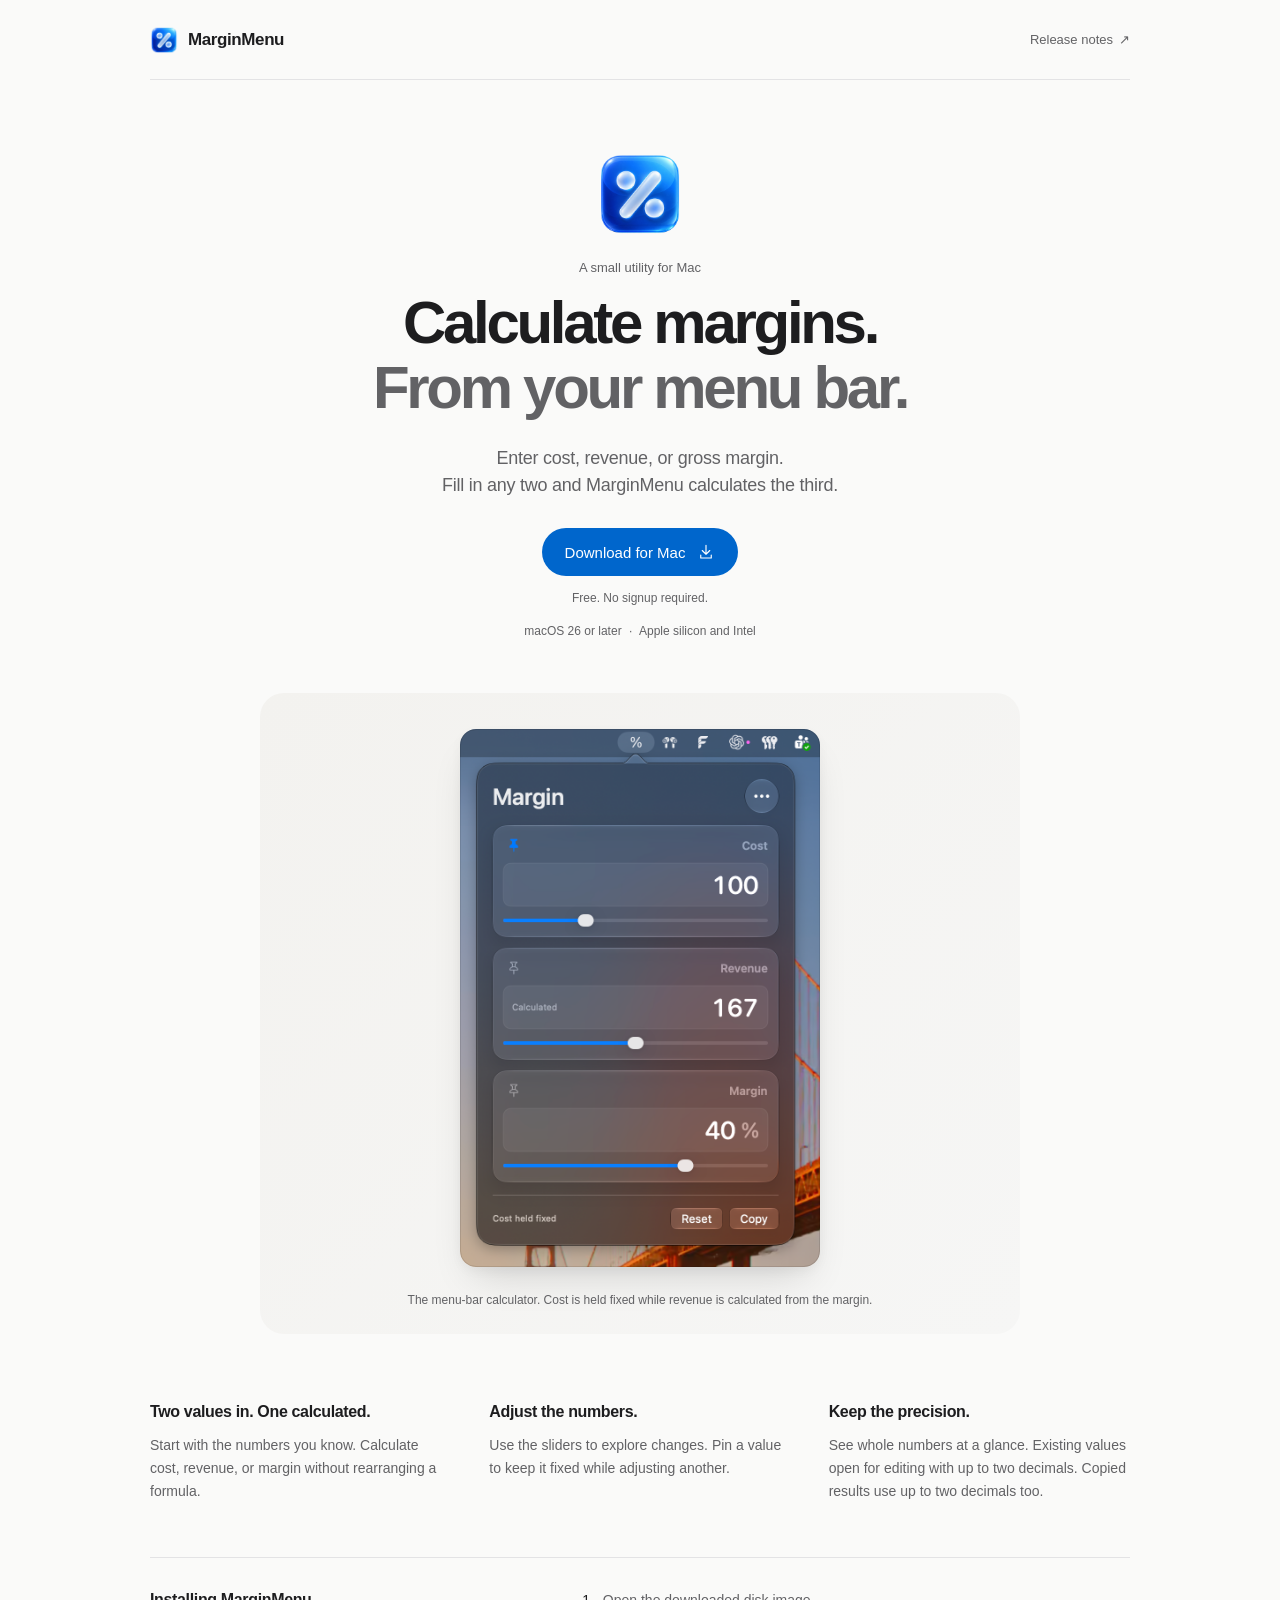
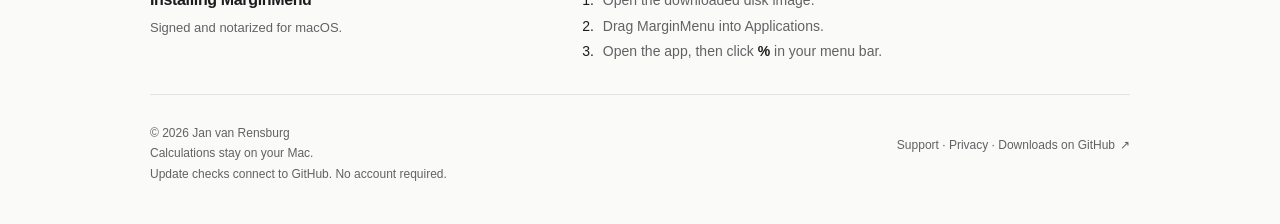
<file: index.html>
<!doctype html>
<html lang="en">
<head>
  <meta charset="utf-8">
  <meta name="viewport" content="width=device-width, initial-scale=1">
  <meta name="description" content="Calculate cost, revenue, and gross margin from your Mac menu bar. Enter two values to calculate the third. For macOS 26 and later.">
  <meta name="theme-color" content="#fafaf9">
  <title>MarginMenu — A margin calculator for Mac</title>
  <link rel="icon" type="image/png" href="assets/icon.png?v=0.6.0">
  <link rel="stylesheet" href="styles.css">
</head>
<body>
  <a class="skip-link" href="#main">Skip to content</a>
  <header class="site-header shell">
    <a class="brand" href="./" aria-label="MarginMenu home">
      <img src="assets/icon.png?v=0.6.0" alt="" width="28" height="28">
      <span>MarginMenu</span>
    </a>
    <nav aria-label="Main navigation">
      <a href="https://github.com/scripsweave/marginmenu-releases/releases">Release notes <span aria-hidden="true">↗</span></a>
    </nav>
  </header>

  <main id="main" class="shell">
    <section class="hero" aria-labelledby="headline">
      <img class="app-icon" src="assets/icon.png?v=0.6.0" width="88" height="88" alt="MarginMenu’s blue glass percent icon">
      <p class="eyebrow">A small utility for Mac</p>
      <h1 id="headline">Calculate margins.<br><span>From your menu bar.</span></h1>
      <p class="intro">Enter cost, revenue, or gross margin.<br class="desktop-break"> Fill in any two and MarginMenu calculates the third.</p>
      <a class="download" href="https://github.com/scripsweave/marginmenu-releases/releases/latest/download/MarginMenu.dmg">
        Download for Mac
        <svg width="18" height="18" viewBox="0 0 24 24" fill="none" stroke="currentColor" stroke-width="1.5" stroke-linecap="round" stroke-linejoin="round" aria-hidden="true"><path d="M12 3v12m-5-5 5 5 5-5M5 16v4h14v-4"/></svg>
      </a>
      <p class="requirements">Free. No signup required.</p>
      <p class="requirements">macOS 26 or later <span aria-hidden="true">·</span> Apple silicon and Intel</p>
    </section>

    <figure class="app-preview">
      <img src="assets/calculator-popover.png" width="816" height="1220" alt="MarginMenu open from the Mac menu bar, with cost held at 100, margin at 40%, and calculated revenue displayed as 167. Each value has a slider." decoding="async">
      <figcaption>The menu-bar calculator. Cost is held fixed while revenue is calculated from the margin.</figcaption>
    </figure>

    <section class="features" aria-label="What MarginMenu does">
      <article>
        <h2>Two values in. One calculated.</h2>
        <p>Start with the numbers you know. Calculate cost, revenue, or margin without rearranging a formula.</p>
      </article>
      <article>
        <h2>Adjust the numbers.</h2>
        <p>Use the sliders to explore changes. Pin a value to keep it fixed while adjusting another.</p>
      </article>
      <article>
        <h2>Keep the precision.</h2>
        <p>See whole numbers at a glance. Existing values open for editing with up to two decimals. Copied results use up to two decimals too.</p>
      </article>
    </section>

    <section class="installation" aria-labelledby="installation-title">
      <div>
        <h2 id="installation-title">Installing MarginMenu</h2>
        <p>Signed and notarized for macOS.</p>
      </div>
      <ol>
        <li>Open the downloaded disk image.</li>
        <li>Drag MarginMenu into Applications.</li>
        <li>Open the app, then click <span class="inline-mark" aria-label="the percent icon">%</span> in your menu bar.</li>
      </ol>
    </section>
  </main>

  <footer class="site-footer shell">
    <p>© 2026 Jan van Rensburg<br>Calculations stay on your Mac.<br>Update checks connect to GitHub. No account required.</p>
    <nav aria-label="Footer navigation"><a href="support.html">Support</a> · <a href="privacy.html">Privacy</a> · <a href="https://github.com/scripsweave/marginmenu-releases">Downloads on GitHub <span aria-hidden="true">↗</span></a></nav>
  </footer>
</body>
</html>
</file>
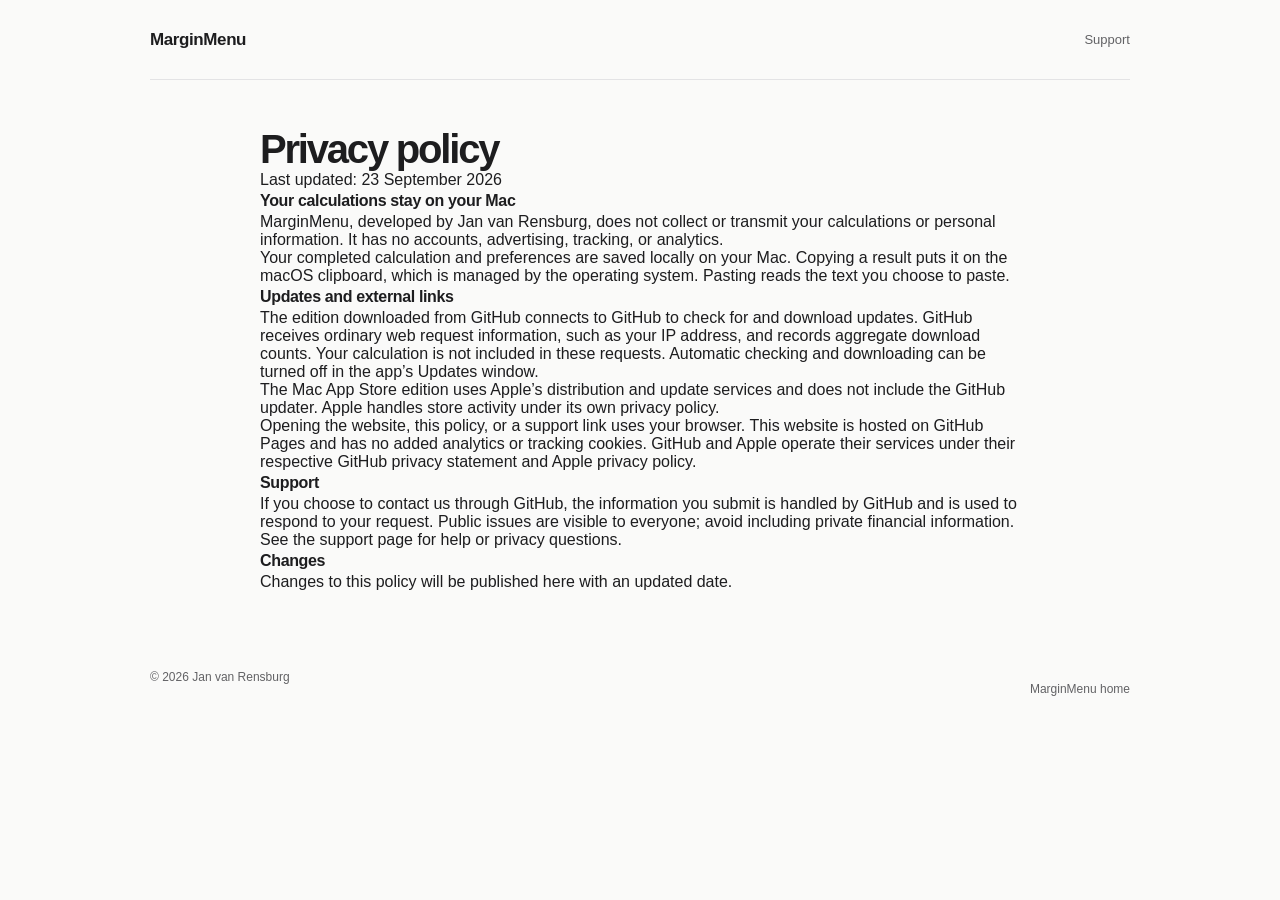
<file: privacy.html>
<!doctype html>
<html lang="en">
<head>
  <meta charset="utf-8">
  <meta name="viewport" content="width=device-width, initial-scale=1">
  <title>Privacy — MarginMenu</title>
  <link rel="stylesheet" href="styles.css">
</head>
<body>
  <a class="skip-link" href="#main">Skip to content</a>
  <header class="site-header shell"><a class="brand" href="./">MarginMenu</a><nav aria-label="Main navigation"><a href="support.html">Support</a></nav></header>
  <main id="main" class="shell" style="max-width: 760px; padding-block: 48px;">
    <h1 style="font-size: 2.5rem;">Privacy policy</h1>
    <p>Last updated: 23 September 2026</p>
    <h2>Your calculations stay on your Mac</h2>
    <p>MarginMenu, developed by Jan van Rensburg, does not collect or transmit your calculations or personal information. It has no accounts, advertising, tracking, or analytics.</p>
    <p>Your completed calculation and preferences are saved locally on your Mac. Copying a result puts it on the macOS clipboard, which is managed by the operating system. Pasting reads the text you choose to paste.</p>
    <h2>Updates and external links</h2>
    <p>The edition downloaded from GitHub connects to GitHub to check for and download updates. GitHub receives ordinary web request information, such as your IP address, and records aggregate download counts. Your calculation is not included in these requests. Automatic checking and downloading can be turned off in the app’s Updates window.</p>
    <p>The Mac App Store edition uses Apple’s distribution and update services and does not include the GitHub updater. Apple handles store activity under its own privacy policy.</p>
    <p>Opening the website, this policy, or a support link uses your browser. This website is hosted on GitHub Pages and has no added analytics or tracking cookies. GitHub and Apple operate their services under their respective <a href="https://docs.github.com/en/site-policy/privacy-policies/github-general-privacy-statement">GitHub privacy statement</a> and <a href="https://www.apple.com/legal/privacy/">Apple privacy policy</a>.</p>
    <h2>Support</h2>
    <p>If you choose to contact us through GitHub, the information you submit is handled by GitHub and is used to respond to your request. Public issues are visible to everyone; avoid including private financial information. See the <a href="support.html">support page</a> for help or privacy questions.</p>
    <h2>Changes</h2>
    <p>Changes to this policy will be published here with an updated date.</p>
  </main>
  <footer class="site-footer shell"><p>© 2026 Jan van Rensburg</p><a href="./">MarginMenu home</a></footer>
</body>
</html>
</file>
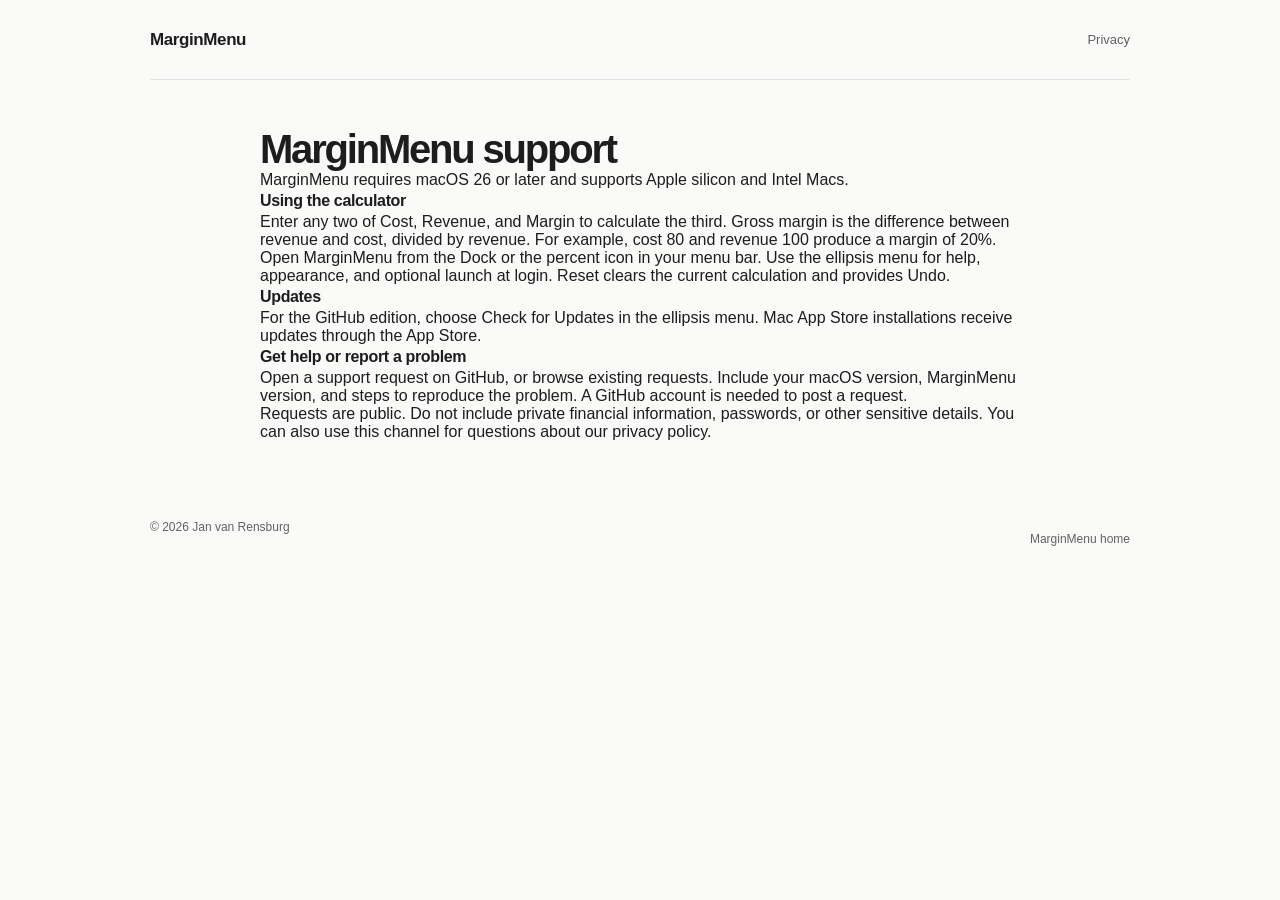
<file: support.html>
<!doctype html>
<html lang="en">
<head>
  <meta charset="utf-8">
  <meta name="viewport" content="width=device-width, initial-scale=1">
  <title>Support — MarginMenu</title>
  <link rel="stylesheet" href="styles.css">
</head>
<body>
  <a class="skip-link" href="#main">Skip to content</a>
  <header class="site-header shell"><a class="brand" href="./">MarginMenu</a><nav aria-label="Main navigation"><a href="privacy.html">Privacy</a></nav></header>
  <main id="main" class="shell" style="max-width: 760px; padding-block: 48px;">
    <h1 style="font-size: 2.5rem;">MarginMenu support</h1>
    <p>MarginMenu requires macOS 26 or later and supports Apple silicon and Intel Macs.</p>
    <h2>Using the calculator</h2>
    <p>Enter any two of Cost, Revenue, and Margin to calculate the third. Gross margin is the difference between revenue and cost, divided by revenue. For example, cost 80 and revenue 100 produce a margin of 20%.</p>
    <p>Open MarginMenu from the Dock or the percent icon in your menu bar. Use the ellipsis menu for help, appearance, and optional launch at login. Reset clears the current calculation and provides Undo.</p>
    <h2>Updates</h2>
    <p>For the GitHub edition, choose Check for Updates in the ellipsis menu. Mac App Store installations receive updates through the App Store.</p>
    <h2>Get help or report a problem</h2>
    <p><a href="https://github.com/scripsweave/marginmenu-releases/issues/new">Open a support request on GitHub</a>, or <a href="https://github.com/scripsweave/marginmenu-releases/issues">browse existing requests</a>. Include your macOS version, MarginMenu version, and steps to reproduce the problem. A GitHub account is needed to post a request.</p>
    <p>Requests are public. Do not include private financial information, passwords, or other sensitive details. You can also use this channel for questions about our <a href="privacy.html">privacy policy</a>.</p>
  </main>
  <footer class="site-footer shell"><p>© 2026 Jan van Rensburg</p><a href="./">MarginMenu home</a></footer>
</body>
</html>
</file>
<file: styles.css>
:root {
  color-scheme: light;
  --paper: #fafaf9;
  --ink: #1d1d1f;
  --secondary: #626265;
  --rule: #e3e3e5;
  --blue: #0066cc;
  font-family: -apple-system, BlinkMacSystemFont, "Segoe UI", sans-serif;
  color: var(--ink);
  background: var(--paper);
  font-synthesis: none;
  -webkit-font-smoothing: antialiased;
}

* { box-sizing: border-box; }
body { margin: 0; }
a { color: inherit; text-decoration: none; }
a:hover { text-decoration: underline; text-underline-offset: 4px; }
a:focus-visible { outline: 3px solid var(--blue); outline-offset: 5px; border-radius: 4px; }
img { display: block; max-width: 100%; height: auto; }
h1, h2, p, figure, dl, dd { margin: 0; }
.shell { width: min(980px, calc(100% - 64px)); margin-inline: auto; }
.skip-link { position: absolute; top: -100px; left: 20px; padding: 14px 20px; background: white; z-index: 2; }
.skip-link:focus { top: 12px; }

.site-header { min-height: 80px; display: flex; align-items: center; justify-content: space-between; gap: 24px; border-bottom: 1px solid var(--rule); }
.brand { display: inline-flex; align-items: center; gap: 10px; font-size: 17px; font-weight: 600; letter-spacing: -.4px; min-height: 44px; }
.site-header nav a { display: inline-flex; align-items: center; gap: 6px; min-height: 44px; font-size: 13px; color: var(--secondary); }

.hero { padding: 70px 0 52px; text-align: center; }
.app-icon { margin: 0 auto 22px; }
.eyebrow { font-size: 13px; font-weight: 500; color: var(--secondary); margin-bottom: 16px; }
h1 { font-size: clamp(38px, 5.2vw, 60px); line-height: 1.08; letter-spacing: -.055em; font-weight: 600; text-wrap: balance; }
h1 span { color: var(--secondary); }
.intro { margin-top: 24px; font-size: 18px; line-height: 1.55; color: var(--secondary); letter-spacing: -.25px; }
.download { display: inline-flex; align-items: center; justify-content: center; gap: 12px; min-height: 48px; padding: 12px 23px; margin-top: 28px; color: white; background: var(--blue); border-radius: 999px; font-size: 15px; font-weight: 500; transition: background-color 150ms ease-out, transform 150ms cubic-bezier(.2, 0, 0, 1); }
.download:hover { background: #0058b0; text-decoration: none; }
.download:active { transform: scale(.96); }
.requirements { margin-top: 13px; font-size: 12px; line-height: 1.6; color: var(--secondary); }
.requirements span { padding-inline: 4px; }

.app-preview { max-width: 760px; margin: 0 auto; padding: 36px 24px 24px; border-radius: 24px; background: linear-gradient(135deg, #f3f2ef, #f6f6f5); }
.app-preview img { width: 360px; margin-inline: auto; border-radius: 16px; outline: 1px solid rgb(0 0 0 / .1); outline-offset: -1px; box-shadow: 0 4px 12px rgb(0 0 0 / .04), 0 20px 40px -14px rgb(0 0 0 / .16); }
.app-preview figcaption { margin-top: 24px; text-align: center; font-size: 12px; line-height: 1.6; color: var(--secondary); }

.features { display: grid; grid-template-columns: repeat(3, 1fr); gap: 38px; padding: 66px 0 54px; }
h2 { font-size: 16px; line-height: 1.5; font-weight: 600; letter-spacing: -.35px; }
.features p { color: var(--secondary); font-size: 14px; line-height: 1.65; margin-top: 10px; }
.installation { display: grid; grid-template-columns: 1fr 1.4fr; align-items: start; gap: 30px; padding: 30px 0; border-block: 1px solid var(--rule); }
.installation p { color: var(--secondary); font-size: 13px; line-height: 1.6; margin-top: 6px; }
.installation ol { margin: 0; padding-left: 22px; font-size: 14px; line-height: 1.8; color: var(--secondary); }
.installation li { padding-left: 5px; }
.installation li::marker { color: var(--ink); font-variant-numeric: tabular-nums; }
.inline-mark { color: var(--ink); font-weight: 600; }
.site-footer { display: flex; align-items: start; justify-content: space-between; gap: 24px; padding: 28px 0 40px; color: var(--secondary); font-size: 12px; line-height: 1.7; }
.site-footer a { min-height: 44px; display: inline-flex; align-items: center; gap: 5px; }

@media (max-width: 640px) {
  .shell { width: calc(100% - 40px); }
  .site-header { min-height: 68px; gap: 12px; }
  .brand { font-size: 16px; }
  .hero { padding: 48px 0 36px; }
  .app-icon { width: 76px; }
  .intro { font-size: 16px; max-width: 340px; margin-inline: auto; }
  .desktop-break { display: none; }
  .requirements { max-width: 250px; margin-inline: auto; }
  .app-preview { padding: 24px 16px 20px; border-radius: 20px; }
  .features { grid-template-columns: 1fr; gap: 26px; padding: 42px 0; }
  .features p { margin-top: 6px; max-width: 48ch; }
  .installation { grid-template-columns: 1fr; gap: 18px; }
  .site-footer { flex-direction: column; gap: 8px; padding-bottom: 24px; }
}

@media (prefers-reduced-motion: reduce) {
  .download { transition: none; }
  .download:active { transform: none; }
}
</file>
